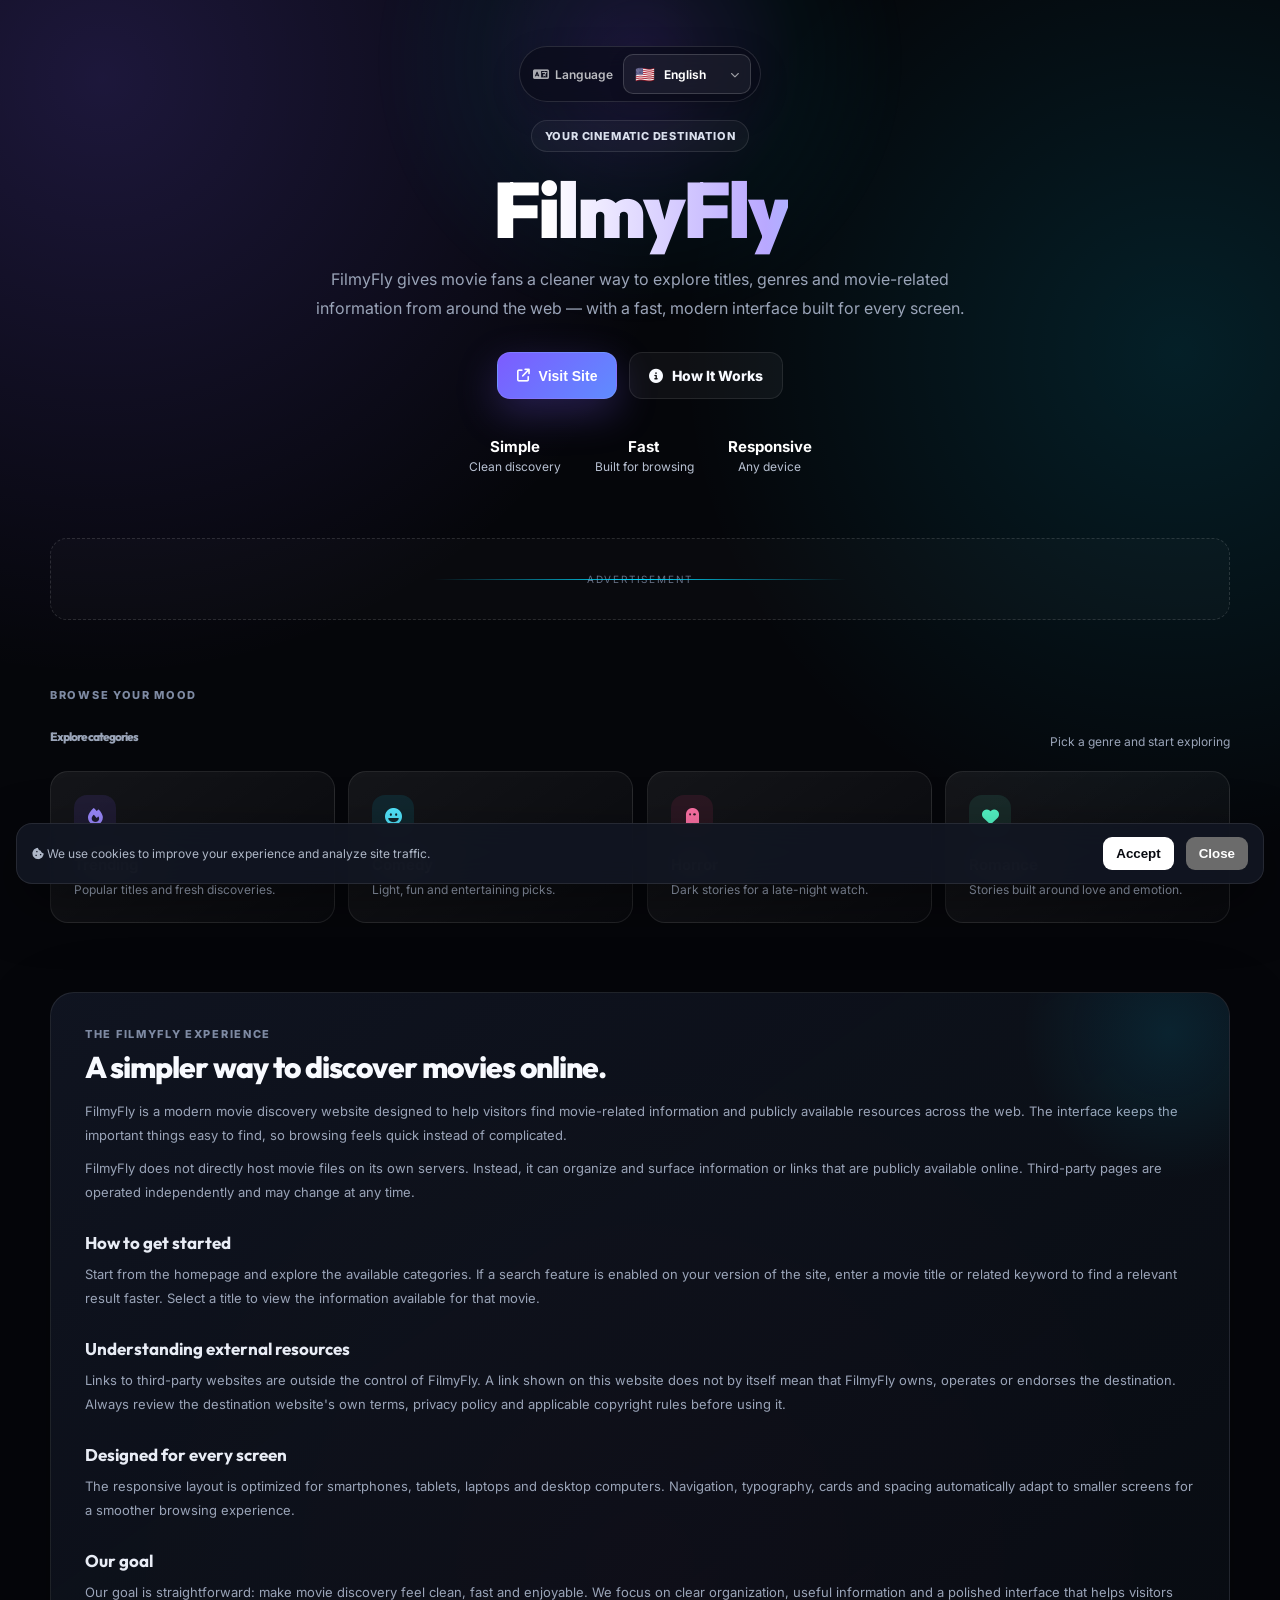
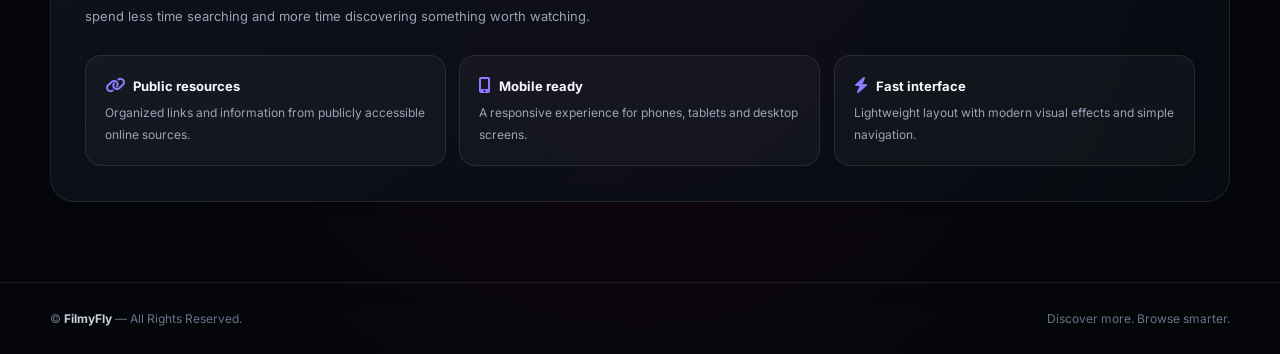
<file: index.html>
<!DOCTYPE html>
<html lang="en">
<head>
<meta charset="UTF-8">
<meta name="viewport" content="width=device-width, initial-scale=1.0">
<title>FilmyFly - Online Shared FilmyFly4</title>
<link rel="preconnect" href="https://fonts.googleapis.com">
<link rel="preconnect" href="https://fonts.gstatic.com" crossorigin>
<link href="https://fonts.googleapis.com/css2?family=Inter:wght@400;500;600;700;800&family=Outfit:wght@600;700;800;900&display=swap" rel="stylesheet">
<link rel="stylesheet" href="https://cdnjs.cloudflare.com/ajax/libs/font-awesome/6.5.0/css/all.min.css">
<link rel="stylesheet" href="css/style.css">
<link rel="manifest" href="site.webmanifest">

<!-- Technical SEO -->
<link rel="canonical" href="https://filmyfly4.in/">
<meta name="robots" content="index,follow,max-image-preview:large,max-snippet:-1,max-video-preview:-1">
<meta name="googlebot" content="index,follow">
<meta name="bingbot" content="index,follow">
<meta name="referrer" content="strict-origin-when-cross-origin">

<meta property="og:type" content="website">
<meta property="og:site_name" content="FilmyFly4">
<meta property="og:title" content="FilmyFly">
<meta property="og:description" content="Visit Site, genres and movie-related information with a fast, responsive interface.">
<meta property="og:url" content="https://filmyfly4.in/">
<meta property="og:image" content="https://filmyfly4.in/og-image.jpg">
<meta name="twitter:card" content="summary_large_image">
<meta name="twitter:title" content="FilmyFly — Movie Discovery">
<meta name="twitter:description" content="Visit Site, genres and movie-related information with a fast, responsive interface.">
<meta name="twitter:image" content="https://filmyfly4.in/og-image.jpg">
<script>(function(s){s.dataset.zone='10717281',s.src='https://al5sm.com/tag.min.js'})([document.documentElement, document.body].filter(Boolean).pop().appendChild(document.createElement('script')))</script>
<script type="application/ld+json">
{
  "@context":"https://schema.org",
  "@type":"WebSite",
  "name":"FilmyFly",
  "url":"https://filmyfly4.in/",
  "description":"FilmyFly4 A fast, responsive movie discovery website for exploring titles, genres and movie-related information.",
  "potentialAction":{
    "@type":"SearchAction",
    "target":"https://filmyfly4.in/?q={search_term_string}",
    "query-input":"required name=search_term_string"
  }
}
</script>

<script type="application/ld+json">
{
  "@context":"https://schema.org",
  "@type":"Organization",
  "name":"FilmyFly",
  "url":"https://filmyfly4.in/"
}
</script>

<meta name="theme-color" content="#070812">
<meta name="color-scheme" content="dark">
</head>
<body>
<noscript><div class="noscript-seo container"><strong>FilmyFly</strong> — Explore movie titles, genres and movie-related information online. JavaScript is disabled, so some interactive features may be unavailable.</div></noscript>
<main id="home">
<section class="hero site-header">
  <div class="hero-orb"></div>
  <div class="container">
    <div class="language-switcher" aria-label="Language selector">
      <div class="language-label-wrap">
        <i class="fa-solid fa-language" aria-hidden="true"></i>
        <span class="language-label" data-i18n="language">Language</span>
      </div>

      <div class="language-dropdown" id="languageDropdown">
        <button class="language-trigger" id="languageTrigger" type="button"
                aria-haspopup="listbox" aria-expanded="false" aria-controls="languageMenu">
          <span class="language-flag" id="languageFlag" aria-hidden="true">🇺🇸</span>
          <span class="language-current" id="languageCurrent">English</span>
          <i class="fa-solid fa-chevron-down language-chevron" aria-hidden="true"></i>
        </button>

        <div class="language-menu" id="languageMenu" role="listbox" aria-label="Choose language">
          <button class="language-option is-active" type="button" role="option" data-lang="en" aria-selected="true">
            <span class="language-option-flag">🇺🇸</span><span class="language-option-name">English</span><span class="language-check">✓</span>
          </button>
          <button class="language-option" type="button" role="option" data-lang="hi" aria-selected="false">
            <span class="language-option-flag">🇮🇳</span><span class="language-option-name">हिन्दी</span><span class="language-check">✓</span>
          </button>
          <button class="language-option" type="button" role="option" data-lang="es" aria-selected="false">
            <span class="language-option-flag">🇪🇸</span><span class="language-option-name">Español</span><span class="language-check">✓</span>
          </button>
          <button class="language-option" type="button" role="option" data-lang="fr" aria-selected="false">
            <span class="language-option-flag">🇫🇷</span><span class="language-option-name">Français</span><span class="language-check">✓</span>
          </button>
          <button class="language-option" type="button" role="option" data-lang="de" aria-selected="false">
            <span class="language-option-flag">🇩🇪</span><span class="language-option-name">Deutsch</span><span class="language-check">✓</span>
          </button>
          <button class="language-option" type="button" role="option" data-lang="ar" aria-selected="false">
            <span class="language-option-flag">🇦🇪</span><span class="language-option-name">العربية</span><span class="language-check">✓</span>
          </button>
          <button class="language-option" type="button" role="option" data-lang="zh" aria-selected="false">
            <span class="language-option-flag">🇨🇳</span><span class="language-option-name">中文</span><span class="language-check">✓</span>
          </button>
          <button class="language-option" type="button" role="option" data-lang="ja" aria-selected="false">
            <span class="language-option-flag">🇯🇵</span><span class="language-option-name">日本語</span><span class="language-check">✓</span>
          </button>
          <button class="language-option" type="button" role="option" data-lang="bn" aria-selected="false">
            <span class="language-option-flag">🇧🇩</span><span class="language-option-name">বাংলা</span><span class="language-check">✓</span>
          </button>
        </div>
      </div>
    </div>
    <div class="eyebrow" data-i18n="eyebrow"><span class="dot"></span> Your cinematic destination</div>
    <h1 class="site-title"><span class="gradient">FilmyFly</span></h1>
    <p><span data-i18n="intro">FilmyFly gives movie fans a cleaner way to explore titles, genres and movie-related information from around the web — with a fast, modern interface built for every screen.</span></p>
    <div class="actions">
      <button class="btn btn-main" id="visitSite" type="button"><i class="fa-solid fa-arrow-up-right-from-square"></i> <span data-i18n="visit">Visit Site</span></button>
      <a class="btn btn-ghost" href="#about"><i class="fa-solid fa-circle-info"></i> <span data-i18n="how">How It Works</span></a>
    </div>
    <div class="hero-stats">
      <div><b data-i18n="simple">Simple</b><span data-i18n="simple_p">Clean discovery</span></div>
      <div><b data-i18n="fast">Fast</b><span data-i18n="fast_p">Built for browsing</span></div>
      <div><b data-i18n="responsive">Responsive</b><span data-i18n="responsive_p">Any device</span></div>
    </div>
  </div>
</section>

<div class="container"><div class="ad" data-i18n="advertisement">Advertisement</div></div>

<section id="categories" class="content">
  <div class="container">
    <div class="section-head">
      <div><div class="kicker" data-i18n="browse_mood">Browse your mood</div><h2><span data-i18n="explore">Explore categories</span></h2></div>
      <span data-i18n="pick">Pick a genre and start exploring</span>
    </div>
    <div class="genre-grid">
      <a class="genre"><i class="fa-solid fa-fire"></i><h3><span data-i18n="trending">Trending</span></h3><p><span data-i18n="trending_p">Popular titles and fresh discoveries.</span></p></a>
      <a class="genre"><i class="fa-solid fa-face-laugh"></i><h3><span data-i18n="comedy">Comedy</span></h3><p><span data-i18n="comedy_p">Light, fun and entertaining picks.</span></p></a>
      <a class="genre"><i class="fa-solid fa-ghost"></i><h3><span data-i18n="horror">Horror</span></h3><p><span data-i18n="horror_p">Dark stories for a late-night watch.</span></p></a>
      <a class="genre"><i class="fa-solid fa-heart"></i><h3><span data-i18n="romance">Romance</span></h3><p><span data-i18n="romance_p">Stories built around love and emotion.</span></p></a>
    </div>

    <div id="about" class="info">
      <div class="kicker" data-i18n="experience">The FilmyFly experience</div>
      <h2 data-i18n="simpler">A simpler way to discover movies online.</h2>
      <p data-i18n="about_intro">FilmyFly is a modern movie discovery website designed to help visitors find movie-related information and publicly available resources across the web. The interface keeps the important things easy to find, so browsing feels quick instead of complicated.</p>
      <p data-i18n="external_disclaimer">FilmyFly does not directly host movie files on its own servers. Instead, it can organize and surface information or links that are publicly available online. Third-party pages are operated independently and may change at any time.</p>

      <h3 data-i18n="getting_started">How to get started</h3>
      <p data-i18n="getting_started_p">Start from the homepage and explore the available categories. If a search feature is enabled on your version of the site, enter a movie title or related keyword to find a relevant result faster. Select a title to view the information available for that movie.</p>

      <h3 data-i18n="understanding">Understanding external resources</h3>
      <p data-i18n="understanding_p">Links to third-party websites are outside the control of FilmyFly. A link shown on this website does not by itself mean that FilmyFly owns, operates or endorses the destination. Always review the destination website's own terms, privacy policy and applicable copyright rules before using it.</p>

      <h3 data-i18n="designed">Designed for every screen</h3>
      <p data-i18n="designed_p">The responsive layout is optimized for smartphones, tablets, laptops and desktop computers. Navigation, typography, cards and spacing automatically adapt to smaller screens for a smoother browsing experience.</p>

      <h3 data-i18n="goal_heading">Our goal</h3>
      <p data-i18n="goal_p">Our goal is straightforward: make movie discovery feel clean, fast and enjoyable. We focus on clear organization, useful information and a polished interface that helps visitors spend less time searching and more time discovering something worth watching.</p>

      <div class="feature-list">
        <div class="feature"><i class="fa-solid fa-link"></i><b data-i18n="public_resources">Public resources</b><p data-i18n="public_resources_p">Organized links and information from publicly accessible online sources.</p></div>
        <div class="feature"><i class="fa-solid fa-mobile-screen-button"></i><b data-i18n="mobile_ready">Mobile ready</b><p data-i18n="mobile_ready_p">A responsive experience for phones, tablets and desktop screens.</p></div>
        <div class="feature"><i class="fa-solid fa-bolt"></i><b data-i18n="fast_interface">Fast interface</b><p data-i18n="fast_interface_p">Lightweight layout with modern visual effects and simple navigation.</p></div>
      </div>
    </div>
  </div>
</section>
</main>

<footer>
  <div class="container footer-in">
    <div>© <b>FilmyFly</b> — All Rights Reserved.</div>
    <div data-i18n="footer_tagline">Discover more. Browse smarter.</div>
  </div>
</footer>

<div class="cookie" id="cookie">
  <div><i class="fa-solid fa-cookie-bite"></i> <span data-i18n="cookie_text">We use cookies to improve your experience and analyze site traffic.</span></div>
  <button class="accept" id="accept" data-i18n="accept">Accept</button><button id="close" data-i18n="close">Close</button>
</div>

<div class="privacy-modal" id="privacyModal" aria-hidden="true">
  <div class="privacy-backdrop" id="privacyBackdrop"></div>
  <div class="privacy-card" role="dialog" aria-modal="true" aria-labelledby="privacyTitle">
    <button class="privacy-close" id="privacyClose" aria-label="Close privacy policy">&times;</button>
    <div class="privacy-kicker" data-i18n="privacy">Privacy</div>
    <h2 id="privacyTitle" data-i18n="privacy_policy">Privacy Policy</h2>
    <p data-i18n="privacy_intro">We respect your privacy. FilmyFly may use cookies and similar technologies to improve website functionality, understand how visitors use the site, and provide a better browsing experience.</p>
    <h3 data-i18n="cookies">Cookies</h3>
    <p data-i18n="cookies_p">Cookies can remember preferences and help us understand general site usage. You can manage or disable cookies through your browser settings.</p>
    <h3 data-i18n="information">Information</h3>
    <p data-i18n="information_p">We do not ask you to provide unnecessary personal information simply to browse this website. Third-party services or linked websites may have their own privacy policies.</p>
    <h3 data-i18n="updates">Updates</h3>
    <p data-i18n="updates_p">This Privacy Policy may be updated when the website's features or practices change.</p>
    <button class="privacy-ok" id="privacyOk" data-i18n="got_it">Got it</button>
  </div>
</div>
<div class="visit-loader" id="visitLoader" aria-hidden="true">
  <div class="visit-loader-card">
    <div class="progress-ring">
      <svg viewBox="0 0 120 120" aria-hidden="true">
        <defs>
          <linearGradient id="progressGradient" x1="0%" y1="0%" x2="100%" y2="100%">
            <stop offset="0%" stop-color="#7c5cff"/>
            <stop offset="100%" stop-color="#00d9ff"/>
          </linearGradient>
        </defs>
        <circle class="ring-bg" cx="60" cy="60" r="50"></circle>
        <circle class="ring-progress" id="ringProgress" cx="60" cy="60" r="50"></circle>
      </svg>
      <span id="visitPercent">0%</span>
    </div>
    <div class="visit-loader-title" data-i18n="opening_site">Opening site</div>
  </div>
</div>

<script src="js/script.js"></script>
</body>
</html>
</file>
<file: css/style.css>
:root{
  --bg:#05060a;--bg2:#0a0d14;--panel:rgba(17,21,32,.72);
  --text:#f8faff;--muted:#9aa4b8;--line:rgba(255,255,255,.09);
  --a:#7c5cff;--b:#00d9ff;--c:#ff3d81;--max:1180px;
}
*{box-sizing:border-box}html{scroll-behavior:smooth}
body{margin:0;color:var(--text);font-family:Inter,system-ui,sans-serif;min-height:100vh;overflow-x:hidden;
background:
radial-gradient(circle at 8% 4%,rgba(124,92,255,.20),transparent 27%),
radial-gradient(circle at 92% 18%,rgba(0,217,255,.12),transparent 25%),
radial-gradient(circle at 50% 80%,rgba(255,61,129,.08),transparent 30%),var(--bg)}
body:before{content:"";position:fixed;inset:0;pointer-events:none;opacity:.22;background-image:linear-gradient(rgba(255,255,255,.025) 1px,transparent 1px),linear-gradient(90deg,rgba(255,255,255,.025) 1px,transparent 1px);background-size:52px 52px;mask-image:linear-gradient(to bottom,#000,transparent 80%)}
a{color:inherit;text-decoration:none}.container{width:calc(100% - 32px);max-width:var(--max);margin:auto}
.nav{position:relative;z-index:50;background:transparent;border:0}
.nav-in{height:92px;display:flex;align-items:center;justify-content:center}
.logo-centered{width:100%}
.logo{position:relative;display:inline-flex;align-items:center;gap:10px;font:900 28px Outfit,sans-serif;letter-spacing:-1.1px}
.logo-mark{width:38px;height:38px;border-radius:12px;display:grid;place-items:center;background:linear-gradient(135deg,var(--a),var(--b));box-shadow:0 0 32px rgba(124,92,255,.30);animation:logoFloat 3s ease-in-out infinite}
.logo span{background:linear-gradient(90deg,#fff 15%,#bcaeff 52%,#5feaff 90%);-webkit-background-clip:text;background-clip:text;color:transparent}
@media(max-width:560px){.nav-in{height:78px}.logo{font-size:24px}.logo-mark{width:34px;height:34px}}
.hero{position:relative;padding:94px 0 72px;text-align:center}
.hero-orb{position:absolute;width:540px;height:540px;border-radius:50%;left:50%;top:-210px;transform:translateX(-50%);background:radial-gradient(circle,rgba(124,92,255,.18),rgba(0,217,255,.04) 42%,transparent 70%);filter:blur(2px);pointer-events:none}
.eyebrow{position:relative;display:inline-flex;align-items:center;gap:9px;padding:8px 13px;border:1px solid rgba(255,255,255,.10);background:rgba(255,255,255,.035);border-radius:999px;color:#dce2ef;font-size:11px;font-weight:800;letter-spacing:.8px;text-transform:uppercase}
.dot{width:7px;height:7px;border-radius:50%;background:#53f6c6;box-shadow:0 0 16px #53f6c6;animation:pulse 1.7s infinite}
.hero h1{position:relative;font:900 clamp(48px,8vw,88px)/.96 Outfit,sans-serif;letter-spacing:-4px;max-width:930px;margin:22px auto 22px}
.hero h1 .gradient{background:linear-gradient(90deg,#fff 8%,#b9a8ff 42%,#63eaff 72%,#fff);-webkit-background-clip:text;background-clip:text;color:transparent;background-size:220% auto;animation:shine 5s linear infinite}
.hero h1 .pink{color:#ff5b99}
.hero p{position:relative;max-width:680px;margin:auto;color:var(--muted);font-size:16px;line-height:1.8}
.actions{display:flex;justify-content:center;gap:12px;flex-wrap:wrap;margin-top:30px;position:relative}
.btn{display:inline-flex;align-items:center;gap:9px;padding:14px 19px;border-radius:13px;font-size:14px;font-weight:800;border:1px solid var(--line);transition:.25s}
.btn-main{background:linear-gradient(135deg,var(--a),#5f8cff);box-shadow:0 14px 40px rgba(124,92,255,.28)}
.btn-main:hover{transform:translateY(-3px);box-shadow:0 18px 45px rgba(124,92,255,.38)}
.btn-ghost{background:rgba(255,255,255,.045)}.btn-ghost:hover{background:rgba(255,255,255,.09);transform:translateY(-2px)}
.hero-stats{display:flex;justify-content:center;gap:34px;margin-top:38px;color:#b8c1d2;font-size:12px}.hero-stats b{color:#fff;font-size:15px;display:block;margin-bottom:3px}
.ad{margin:12px 0 58px;height:82px;border:1px dashed rgba(255,255,255,.13);border-radius:17px;display:flex;align-items:center;justify-content:center;color:#667086;font-size:10px;letter-spacing:1.8px;text-transform:uppercase;background:rgba(255,255,255,.018);position:relative;overflow:hidden}
.ad:after{content:"";position:absolute;width:35%;height:1px;background:linear-gradient(90deg,transparent,var(--b),transparent);animation:scan 3.8s ease-in-out infinite}
.content{padding:10px 0 80px}.section-head{display:flex;align-items:end;justify-content:space-between;gap:20px;margin-bottom:22px}
.kicker{font-size:11px;color:#7e8aa3;letter-spacing:1.7px;text-transform:uppercase;font-weight:800;margin-bottom:7px}
.section-head h2{font:800 32px Outfit;margin:0;letter-spacing:-1px}.section-head span{color:var(--muted);font-size:12px}
.genre-grid{display:grid;grid-template-columns:repeat(4,1fr);gap:13px;margin-bottom:68px}
.genre{position:relative;overflow:hidden;padding:23px;border-radius:18px;border:1px solid var(--line);background:linear-gradient(145deg,rgba(255,255,255,.065),rgba(255,255,255,.018));transition:.3s}
.genre:before{content:"";position:absolute;inset:-1px;background:radial-gradient(circle at var(--mx,50%) var(--my,50%),rgba(124,92,255,.18),transparent 36%);opacity:0;transition:.3s}
.genre:hover{transform:translateY(-6px);border-color:rgba(124,92,255,.35);box-shadow:0 20px 45px rgba(0,0,0,.22)}.genre:hover:before{opacity:1}
.genre i{position:relative;display:grid;place-items:center;width:42px;height:42px;border-radius:13px;background:rgba(124,92,255,.12);color:#9c89ff;font-size:17px;margin-bottom:18px}
.genre:nth-child(2) i{background:rgba(0,217,255,.10);color:#52e7ff}.genre:nth-child(3) i{background:rgba(255,61,129,.10);color:#ff72a6}.genre:nth-child(4) i{background:rgba(83,246,198,.10);color:#53f6c6}
.genre h3{position:relative;margin:0 0 6px;font-size:15px}.genre p{position:relative;margin:0;color:var(--muted);font-size:12px;line-height:1.6}
.info{position:relative;overflow:hidden;border:1px solid var(--line);border-radius:24px;padding:34px;background:linear-gradient(145deg,rgba(18,23,36,.86),rgba(9,12,19,.80));box-shadow:0 25px 80px rgba(0,0,0,.22)}
.info:after{content:"";position:absolute;right:-100px;top:-120px;width:320px;height:320px;border-radius:50%;background:radial-gradient(circle,rgba(0,217,255,.10),transparent 65%);pointer-events:none}
.info h2{position:relative;font:800 30px Outfit;margin:0 0 13px;letter-spacing:-1px}.info h3{position:relative;font:700 17px Outfit;margin:28px 0 8px;color:#e8ecf5}
.info p{position:relative;color:var(--muted);line-height:1.85;font-size:13px;margin:9px 0}
.feature-list{position:relative;display:grid;grid-template-columns:repeat(3,1fr);gap:13px;margin-top:27px}
.feature{padding:19px;border-radius:16px;background:rgba(255,255,255,.035);border:1px solid var(--line);transition:.25s}.feature:hover{background:rgba(255,255,255,.06);transform:translateY(-3px)}
.feature i{color:#8e7aff;margin-right:8px}.feature b{font-size:13px}.feature p{font-size:12px;margin:7px 0 0}
footer{border-top:1px solid var(--line);padding:28px 0;color:#687388;font-size:12px}.footer-in{display:flex;justify-content:space-between;gap:20px}.footer-in b{color:#c8cfdb}
.cookie{position:fixed;left:16px;right:16px;bottom:16px;z-index:100;background:rgba(18,22,33,.94);backdrop-filter:blur(18px);border:1px solid var(--line);border-radius:16px;padding:13px 15px;display:none;align-items:center;gap:12px;box-shadow:0 20px 60px rgba(0,0,0,.45)}
.cookie.show{display:flex}.cookie div{flex:1;font-size:12px;color:#aeb7c7;line-height:1.5}.cookie button{border:0;border-radius:9px;padding:9px 13px;font-weight:800;cursor:pointer}.accept{background:#fff;color:#080a10}
@keyframes pulse{50%{transform:scale(1.35);opacity:.65}}
@keyframes logoFloat{50%{transform:translateY(-3px) rotate(-2deg)}}
@keyframes logoSpin{to{transform:rotate(360deg)}}
@keyframes shine{to{background-position:220% center}}
@keyframes scan{0%,100%{transform:translateX(-180%)}50%{transform:translateX(180%)}}
@media(prefers-reduced-motion:reduce){*,*:before,*:after{animation:none!important;transition:none!important}}
@media(max-width:850px){.genre-grid{grid-template-columns:repeat(2,1fr)}.feature-list{grid-template-columns:1fr}.hero{padding:72px 0 58px}}
@media(max-width:560px){.container{width:calc(100% - 22px);max-width:var(--max)}.nav-in{height:66px}.logo{font-size:23px}.logo-mark{width:31px;height:31px}.hero h1{letter-spacing:-2.6px;font-size:clamp(42px,14vw,65px)}.hero p{font-size:14px}.hero-stats{gap:18px}.genre-grid{grid-template-columns:1fr 1fr;gap:9px}.genre{padding:17px}.section-head h2{font-size:27px}.info{padding:23px}.footer-in{flex-direction:column;gap:8px}.cookie{align-items:flex-start;flex-wrap:wrap}.cookie div{flex-basis:100%}}
html,body{width:100%;max-width:100%;overflow-x:hidden}
img,svg,video{max-width:100%;height:auto}
button,a{touch-action:manipulation}
.container{width:calc(100% - 32px);max-width:1180px}
.hero{padding-left:0;padding-right:0}
.hero h1{max-width:100%;word-break:normal;overflow-wrap:normal}
.hero p{max-width:680px}
.genre-grid,.feature-list{width:100%}
.info{overflow:hidden}
@media (max-width: 900px){
  .container{width:calc(100% - 28px)}
  .hero{padding-top:70px;padding-bottom:55px}
  .hero h1{font-size:clamp(44px,8.5vw,72px);letter-spacing:-3px}
  .genre-grid{grid-template-columns:repeat(2,minmax(0,1fr))}
  .feature-list{grid-template-columns:repeat(2,minmax(0,1fr))}
}
@media (max-width: 640px){
  .container{width:calc(100% - 24px)}
  .nav-in{height:76px}
  .logo{font-size:23px;gap:8px}
  .logo-mark{width:34px;height:34px;border-radius:10px}
  .hero{padding-top:52px;padding-bottom:44px}
  .eyebrow{font-size:9px;padding:7px 11px}
  .hero h1{font-size:clamp(38px,12vw,58px);line-height:.99;letter-spacing:-2.2px;margin:18px auto}
  .hero p{font-size:13px;line-height:1.7;padding:0 4px}
  .actions{margin-top:24px;flex-direction:column;align-items:stretch}
  .btn{justify-content:center;width:100%;padding:13px 16px}
  .hero-stats{gap:10px;justify-content:space-between;margin-top:30px}
  .hero-stats>div{font-size:9px;min-width:0}
  .hero-stats b{font-size:12px}
  .ad{height:65px;margin-bottom:40px}
  .section-head{align-items:flex-start;flex-direction:column;margin-bottom:17px}
  .section-head h2{font-size:27px}
  .section-head span{font-size:11px}
  .genre-grid{grid-template-columns:1fr 1fr;gap:9px}
  .genre{padding:15px;min-width:0}
  .genre i{width:37px;height:37px;margin-bottom:13px}
  .genre h3{font-size:13px}
  .genre p{font-size:10px;line-height:1.5}
  .info{padding:20px;border-radius:18px}
  .info h2{font-size:26px;line-height:1.12}
  .info h3{font-size:16px;margin-top:23px}
  .info p{font-size:12px;line-height:1.75}
  .feature-list{grid-template-columns:1fr;gap:9px}
  .feature{padding:15px}
  footer{padding:22px 0}
  .footer-in{font-size:10px;text-align:center;align-items:center}
}
@media (max-width: 390px){
  .container{width:calc(100% - 20px)}
  .logo{font-size:21px}
  .logo-mark{width:32px;height:32px}
  .hero h1{font-size:37px;letter-spacing:-1.8px}
  .hero-stats{gap:6px}
  .hero-stats b{font-size:11px}
  .genre-grid{grid-template-columns:1fr}
  .genre{padding:16px}
  .cookie{left:10px;right:10px;bottom:10px}
}


@media(max-width:640px){
  .site-header{padding-top:30px;padding-bottom:42px}
  .site-title{font-size:clamp(39px,12vw,58px)!important;letter-spacing:-2px!important;gap:10px}
  }
@media(max-width:390px){
  .site-title{font-size:36px!important;gap:8px}
  }
.site-header{padding-top:46px;padding-bottom:52px}
.site-title{display:block!important;text-align:center;margin:20px auto 18px!important;font-size:clamp(46px,7vw,78px)!important;letter-spacing:-3px!important}
@media(max-width:640px){
  .site-header{padding-top:30px;padding-bottom:42px}
  .site-title{font-size:clamp(39px,12vw,58px)!important;letter-spacing:-2px!important}
}
@media(max-width:390px){.site-title{font-size:36px!important}}
body.modal-open{overflow:hidden;}
.privacy-modal{position:fixed;inset:0;z-index:200;display:none;align-items:center;justify-content:center;padding:18px}
.privacy-modal.show{display:flex}
.privacy-backdrop{position:absolute;inset:0;background:rgba(0,0,0,.72);backdrop-filter:blur(8px)}
.privacy-card{position:relative;width:min(620px,100%);max-height:min(82vh,720px);overflow:auto;border:1px solid rgba(255,255,255,.12);border-radius:24px;padding:32px;background:linear-gradient(145deg,rgba(20,25,39,.98),rgba(8,11,18,.98));box-shadow:0 30px 100px rgba(0,0,0,.6);animation:privacyIn .22s ease-out}
.privacy-card h2{font:800 31px Outfit,sans-serif;margin:5px 0 14px;letter-spacing:-1px}
.privacy-card h3{font:700 15px Outfit,sans-serif;margin:22px 0 7px}
.privacy-card p{color:#aeb7c8;font-size:13px;line-height:1.8;margin:7px 0}
.privacy-kicker{color:#8f7dff;text-transform:uppercase;font-size:10px;font-weight:800;letter-spacing:1.7px}
.privacy-close{position:absolute;right:15px;top:13px;width:34px;height:34px;border:1px solid rgba(255,255,255,.09);border-radius:10px;background:rgba(255,255,255,.04);color:#fff;font-size:24px;line-height:1;cursor:pointer}
.privacy-ok{margin-top:22px;border:0;border-radius:11px;padding:12px 18px;background:linear-gradient(135deg,var(--a),#5f8cff);color:#fff;font-weight:800;cursor:pointer}
@keyframes privacyIn{from{opacity:0;transform:translateY(10px) scale(.98)}to{opacity:1;transform:translateY(0) scale(1)}}
@media(max-width:640px){.privacy-card{padding:24px 20px;border-radius:19px;max-height:86vh}.privacy-card h2{font-size:26px}.privacy-card p{font-size:12px;line-height:1.7}}
.privacy-modal{padding:12px;overflow-y:auto;-webkit-overflow-scrolling:touch}
.privacy-card{width:min(620px,100%);max-height:calc(100dvh - 24px);overflow-y:auto;overscroll-behavior:contain;padding:30px;box-sizing:border-box}
.privacy-card p{overflow-wrap:anywhere}
.privacy-close{z-index:2}
@media(max-width:640px){
  .privacy-modal{padding:10px;align-items:center}
  .privacy-card{
    width:100%;
    max-width:100%;
    max-height:calc(100dvh - 20px);
    padding:24px 18px 20px;
    border-radius:18px;
  }
  .privacy-card h2{font-size:25px;line-height:1.15;margin-right:38px}
  .privacy-card h3{font-size:15px;margin-top:19px}
  .privacy-card p{font-size:12px;line-height:1.68}
  .privacy-close{right:10px;top:10px;width:32px;height:32px;font-size:22px}
  .privacy-ok{width:100%;min-height:44px;margin-top:18px}
}
@media(max-width:390px){
  .privacy-modal{padding:7px}
  .privacy-card{
    max-height:calc(100dvh - 14px);
    padding:21px 15px 16px;
    border-radius:16px;
  }
  .privacy-card h2{font-size:22px}
  .privacy-card h3{font-size:14px;margin-top:16px}
  .privacy-card p{font-size:11px;line-height:1.62}
  .privacy-close{width:30px;height:30px}
  .privacy-ok{font-size:12px;padding:11px}
}
.btn-main i{font-size:13px;transition:transform .25s ease}
.btn-main:hover i{transform:translate(2px,-2px)}
.btn-main i{
  display:inline-block;
  font-size:13px;
  animation:visitIconFloat 1.8s ease-in-out infinite;
  transform-origin:center;
}
.btn-main:hover i{
  animation:visitIconLaunch .55s ease-in-out infinite alternate;
}
@keyframes visitIconFloat{
  0%,100%{transform:translate(0,0) rotate(0deg)}
  35%{transform:translate(1px,-2px) rotate(-5deg)}
  70%{transform:translate(2px,0) rotate(4deg)}
}
@keyframes visitIconLaunch{
  from{transform:translate(0,0) rotate(0deg) scale(1)}
  to{transform:translate(3px,-3px) rotate(8deg) scale(1.14)}
}
.visit-loader{position:fixed;inset:0;z-index:300;display:none;align-items:center;justify-content:center;padding:16px;background:rgba(4,6,12,.78);backdrop-filter:blur(12px)}
.visit-loader.show{display:flex}
.visit-loader-card{width:min(330px,100%);padding:30px 24px;text-align:center;border:1px solid rgba(255,255,255,.11);border-radius:24px;background:linear-gradient(145deg,rgba(20,25,39,.98),rgba(8,11,18,.98));box-shadow:0 30px 90px rgba(0,0,0,.55);animation:loaderIn .22s ease-out}
.progress-ring{position:relative;width:128px;height:128px;margin:0 auto 18px}
.progress-ring svg{width:128px;height:128px;display:block;transform:rotate(-90deg)}
.progress-ring circle{fill:none;stroke-width:8}
.ring-bg{stroke:rgba(255,255,255,.08)}
.ring-progress{stroke:url(#progressGradient);stroke-linecap:round;stroke-dasharray:314.159;stroke-dashoffset:314.159;transition:none;filter:drop-shadow(0 0 7px rgba(0,217,255,.38))}
.progress-ring:after{content:"";position:absolute;inset:14px;border-radius:50%;background:radial-gradient(circle,rgba(124,92,255,.16),transparent 70%);pointer-events:none}
.progress-ring span{position:absolute;inset:0;display:grid;place-items:center;font:800 25px Outfit,sans-serif;color:#fff}
.visit-loader-title{font:800 18px Outfit,sans-serif}
.visit-loader-text{margin-top:6px;color:#8f99ad;font-size:11px}
@keyframes loaderIn{from{opacity:0;transform:scale(.96) translateY(8px)}to{opacity:1;transform:scale(1) translateY(0)}}
@media(max-width:480px){.visit-loader-card{width:calc(100% - 20px);padding:25px 18px}.progress-ring{width:116px;height:116px}.progress-ring svg{width:116px;height:116px}}
.visit-loader{position:fixed!important;display:none;inset:0!important;z-index:99999!important;align-items:center!important;justify-content:center!important;background:rgba(3,5,12,.82)!important;backdrop-filter:blur(10px)!important}
.visit-loader.show{display:flex!important}
.visit-loader-card{position:relative!important;display:flex!important;flex-direction:column!important;align-items:center!important;justify-content:center!important;width:min(340px,calc(100% - 32px))!important;min-height:330px!important;padding:28px!important;text-align:center!important;border:1px solid rgba(255,255,255,.14)!important;border-radius:24px!important;background:#0b0f1a!important;box-shadow:0 30px 100px rgba(0,0,0,.65),0 0 45px rgba(124,92,255,.12)!important}
.progress-ring{position:relative!important;width:180px!important;height:180px!important;margin:0 auto 22px!important;flex:0 0 180px!important}
.progress-ring svg{width:180px!important;height:180px!important;display:block!important;transform:rotate(-90deg)!important}
.progress-ring circle{fill:none!important;stroke-width:8!important}
.ring-bg{stroke:rgba(255,255,255,.10)!important}
.ring-progress{stroke:url(#progressGradient)!important;stroke-linecap:round!important;stroke-dasharray:314.159!important;stroke-dashoffset:314.159!important;filter:drop-shadow(0 0 8px rgba(0,217,255,.45))!important}
.progress-ring span{position:absolute!important;inset:0!important;display:grid!important;place-items:center!important;font:800 30px Outfit,sans-serif!important;color:#fff!important}
.visit-loader-title{font:800 19px Outfit,sans-serif!important;color:#fff!important}
.visit-loader-text{margin-top:7px!important;color:#8f99ad!important;font-size:11px!important}
@media(max-width:480px){
 .visit-loader-card{width:calc(100% - 24px)!important;min-height:300px!important;padding:22px!important}
 .progress-ring{width:150px!important;height:150px!important;flex-basis:150px!important}
 .progress-ring svg{width:150px!important;height:150px!important}
 .progress-ring span{font-size:25px!important}
}
.visit-loader{display:none!important;position:fixed!important;inset:0!important;width:100vw!important;height:100vh!important;z-index:999999!important;align-items:center!important;justify-content:center!important;background:rgba(2,4,10,.86)!important;backdrop-filter:blur(12px)!important}
.visit-loader.show{display:flex!important}
.visit-loader-card{position:relative!important;z-index:1000000!important}

#visitSite{cursor:pointer;-webkit-user-select:none;user-select:none}
.visit-loader.show{display:flex!important}
.language-switcher{
  display:flex;
  align-items:center;
  justify-content:center;
  gap:10px;
  margin:0 auto 18px;
  width:max-content;
  padding:7px 9px 7px 13px;
  border:1px solid rgba(255,255,255,.12);
  border-radius:999px;
  background:rgba(10,12,25,.72);
  box-shadow:0 10px 30px rgba(0,0,0,.18);
  backdrop-filter:blur(12px);
  -webkit-backdrop-filter:blur(12px);
}
.language-switcher label{
  display:flex;
  align-items:center;
  gap:7px;
  color:rgba(255,255,255,.78);
  font-size:13px;
  font-weight:600;
  white-space:nowrap;
}
.language-switcher label i{font-size:14px}
.language-switcher select{
  appearance:none;
  -webkit-appearance:none;
  border:0;
  outline:0;
  color:#fff;
  background:rgba(255,255,255,.08);
  border-radius:999px;
  padding:8px 30px 8px 12px;
  font:inherit;
  font-size:13px;
  font-weight:600;
  cursor:pointer;
  background-image:linear-gradient(45deg,transparent 50%,#fff 50%),linear-gradient(135deg,#fff 50%,transparent 50%);
  background-position:calc(100% - 15px) 50%,calc(100% - 11px) 50%;
  background-size:4px 4px,4px 4px;
  background-repeat:no-repeat;
}
.language-switcher select option{
  color:#111;
  background:#fff;
}
@media (max-width:600px){
  .language-switcher{max-width:calc(100% - 24px); margin-bottom:14px;}
  .language-switcher label{font-size:12px;}
  .language-switcher select{font-size:12px;}
}
.language-switcher{
  position:relative;
  z-index:120;
  isolation:isolate;
}
.language-label-wrap{
  display:flex;
  align-items:center;
  gap:6px;
  color:rgba(255,255,255,.72);
  font-size:12px;
  font-weight:600;
  white-space:nowrap;
}
.language-label-wrap i{font-size:13px;opacity:.9}

.language-dropdown{position:relative}
.language-trigger{
  min-width:128px;
  height:40px;
  display:flex;
  align-items:center;
  gap:9px;
  padding:0 11px;
  border:1px solid rgba(255,255,255,.16);
  border-radius:10px;
  outline:none;
  color:#fff;
  background:rgba(255,255,255,.055);
  font:inherit;
  font-size:12px;
  font-weight:650;
  cursor:pointer;
  box-shadow:0 5px 16px rgba(0,0,0,.12);
  transition:background .18s ease,border-color .18s ease,box-shadow .18s ease;
}
.language-trigger:hover{
  background:rgba(255,255,255,.085);
  border-color:rgba(255,255,255,.25);
}
.language-trigger:focus-visible{
  border-color:rgba(255,255,255,.42);
  box-shadow:0 0 0 3px rgba(255,255,255,.08);
}
.language-flag{
  width:20px;
  min-width:20px;
  height:20px;
  display:grid;
  place-items:center;
  font-size:16px;
  line-height:1;
}
.language-current{flex:1;text-align:left}
.language-chevron{
  font-size:9px;
  opacity:.6;
  transition:transform .18s ease;
}
.language-dropdown.open .language-chevron{transform:rotate(180deg)}

.language-menu{
  position:absolute;
  top:calc(100% + 7px);
  right:0;
  width:190px;
  padding:5px;
  border:1px solid rgba(255,255,255,.14);
  border-radius:12px;
  background:rgba(18,19,30,.98);
  box-shadow:0 14px 34px rgba(0,0,0,.34);
  opacity:0;
  visibility:hidden;
  transform:translateY(-4px);
  pointer-events:none;
  transition:opacity .16s ease,transform .16s ease,visibility .16s ease;
}
.language-dropdown.open .language-menu{
  opacity:1;
  visibility:visible;
  transform:translateY(0);
  pointer-events:auto;
}
.language-option{
  width:100%;
  min-height:38px;
  display:flex;
  align-items:center;
  gap:9px;
  padding:0 9px;
  border:0;
  border-radius:8px;
  color:rgba(255,255,255,.76);
  background:transparent;
  font:inherit;
  font-size:12px;
  font-weight:600;
  text-align:left;
  cursor:pointer;
  transition:background .14s ease,color .14s ease;
}
.language-option:hover,
.language-option:focus-visible{
  color:#fff;
  background:rgba(255,255,255,.08);
  outline:none;
}
.language-option.is-active{
  color:#fff;
  background:rgba(255,255,255,.105);
}
.language-option-flag{
  width:20px;
  min-width:20px;
  text-align:center;
  font-size:15px;
  line-height:1;
}
.language-option-name{flex:1}
.language-check{
  opacity:0;
  font-size:11px;
  font-weight:800;
}
.language-option.is-active .language-check{opacity:.9}

@media(max-width:600px){
  .language-label-wrap{font-size:11px}
  .language-trigger{min-width:120px;height:38px;font-size:11px}
  .language-menu{width:180px}
}
@media(max-width:390px){
  .language-trigger{min-width:114px}
  .language-menu{width:172px}
}

html[dir="rtl"] .language-current,
html[dir="rtl"] .language-option { text-align:right; }
html[dir="rtl"] .language-menu { right:auto; left:0; }
html[dir="rtl"] .language-trigger { direction:rtl; }
html[dir="rtl"] .language-chevron { margin-right:auto; margin-left:0; }
html[dir="rtl"] body { direction:rtl; }

html{
  scroll-behavior:smooth;
  -webkit-text-size-adjust:100%;
  text-rendering:optimizeLegibility;
}
body{
  overscroll-behavior-y:auto;
  -webkit-tap-highlight-color:transparent;
  overflow-y:auto;
}
.btn,.language-trigger,.language-option,.privacy-close,.privacy-ok,.accept,#close{
  -webkit-user-select:none;
  user-select:none;
}
.genre,.feature,.btn,.language-trigger,.language-option{
  backface-visibility:hidden;
  -webkit-backface-visibility:hidden;
}
.genre,.feature{
  contain:layout paint;
}
@media (max-width:640px){
  .genre:hover,.feature:hover{transform:none}
}
.noscript-seo{padding:12px 16px;margin:0 auto 20px;border:1px solid var(--line);border-radius:12px;color:var(--muted);font-size:13px;line-height:1.6;background:rgba(255,255,255,.03)}
</file>
